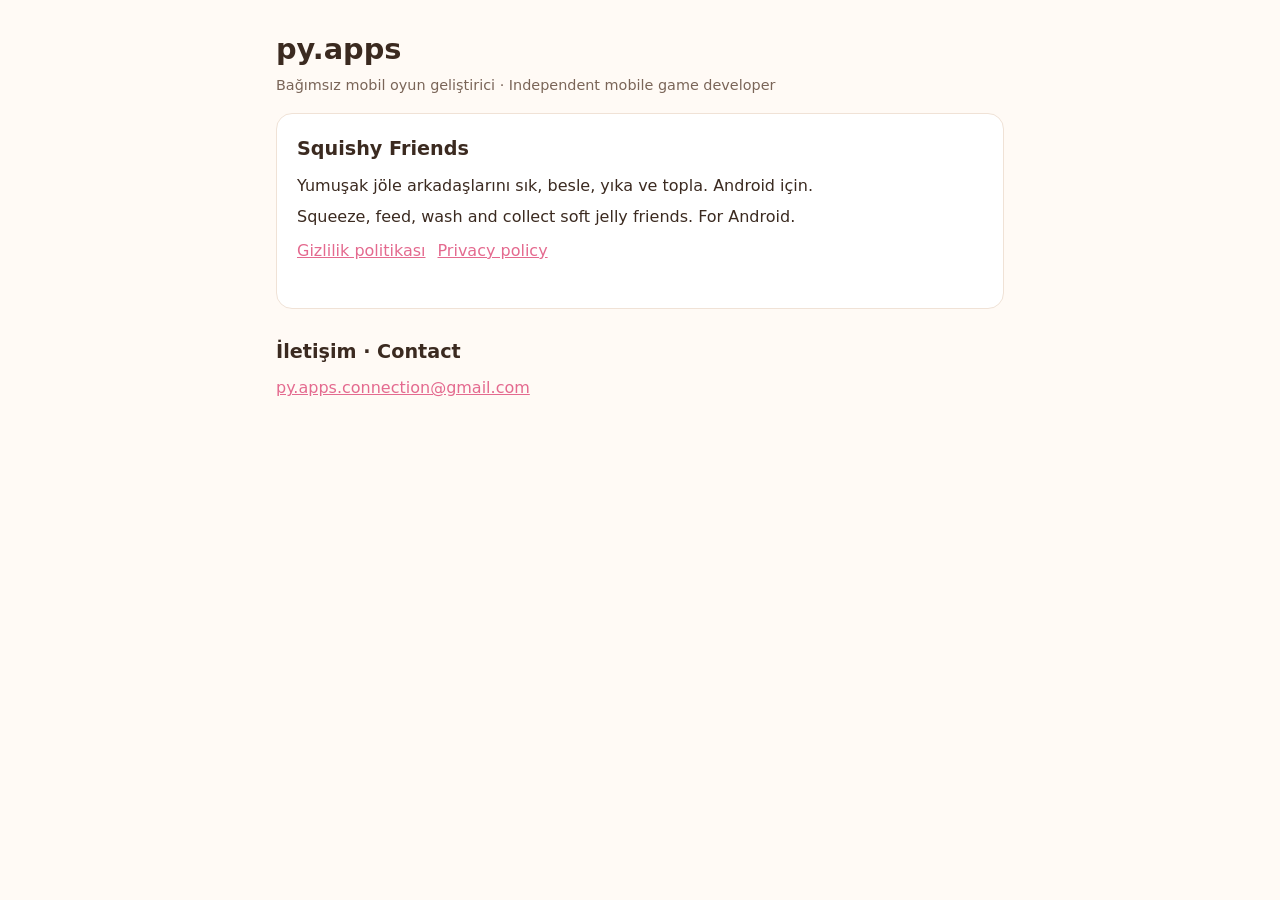
<file: index.html>
<!doctype html>
<html lang="tr">
<head>
<meta charset="utf-8">
<meta name="viewport" content="width=device-width, initial-scale=1">
<title>py.apps</title>
<link rel="stylesheet" href="style.css">
</head>
<body>
<main>
  <h1>py.apps</h1>
  <p class="muted">Bağımsız mobil oyun geliştirici · Independent mobile game developer</p>

  <div class="card">
    <h2 style="margin-top:0">Squishy Friends</h2>
    <p>Yumuşak jöle arkadaşlarını sık, besle, yıka ve topla. Android için.</p>
    <p>Squeeze, feed, wash and collect soft jelly friends. For Android.</p>
    <nav>
      <a href="squishy-friends/privacy.html">Gizlilik politikası</a>
      <a href="squishy-friends/privacy.html#en">Privacy policy</a>
    </nav>
  </div>

  <h2>İletişim · Contact</h2>
  <p><a href="mailto:py.apps.connection@gmail.com">py.apps.connection@gmail.com</a></p>
</main>
</body>
</html>
</file>
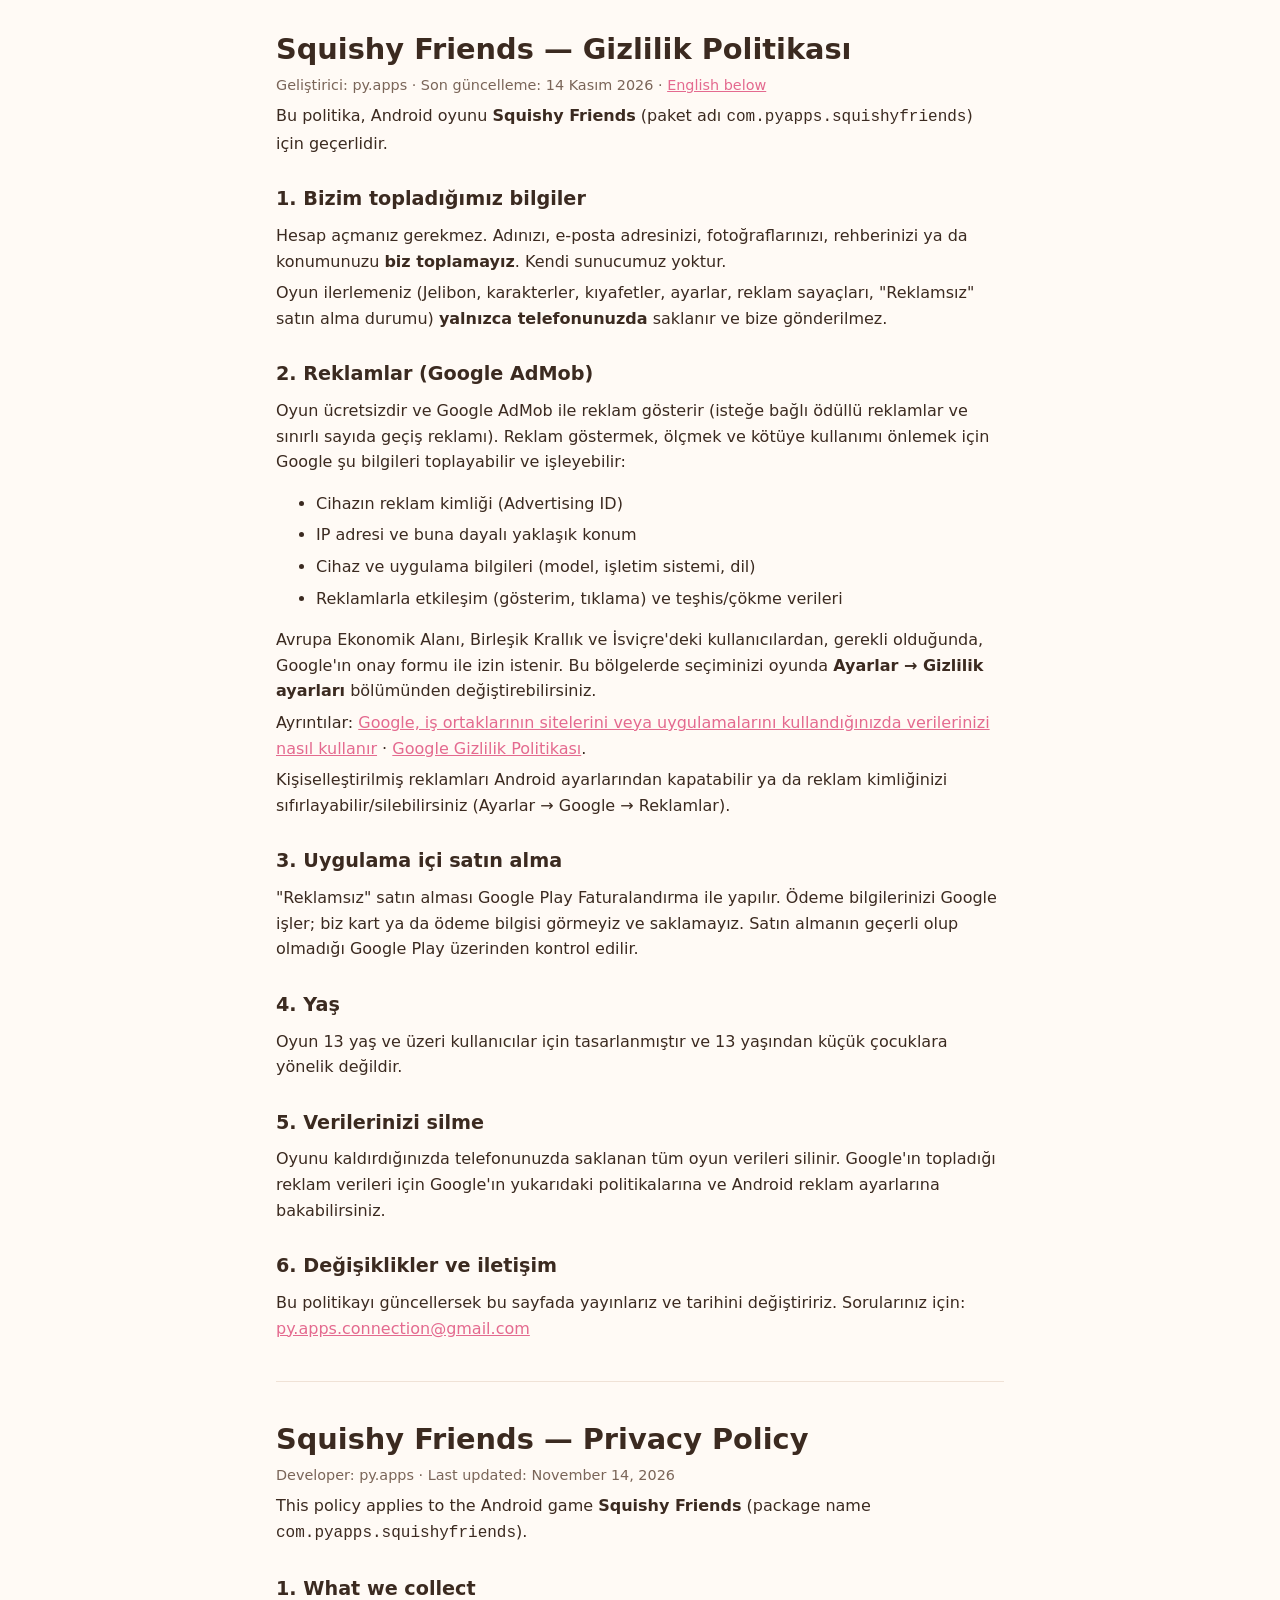
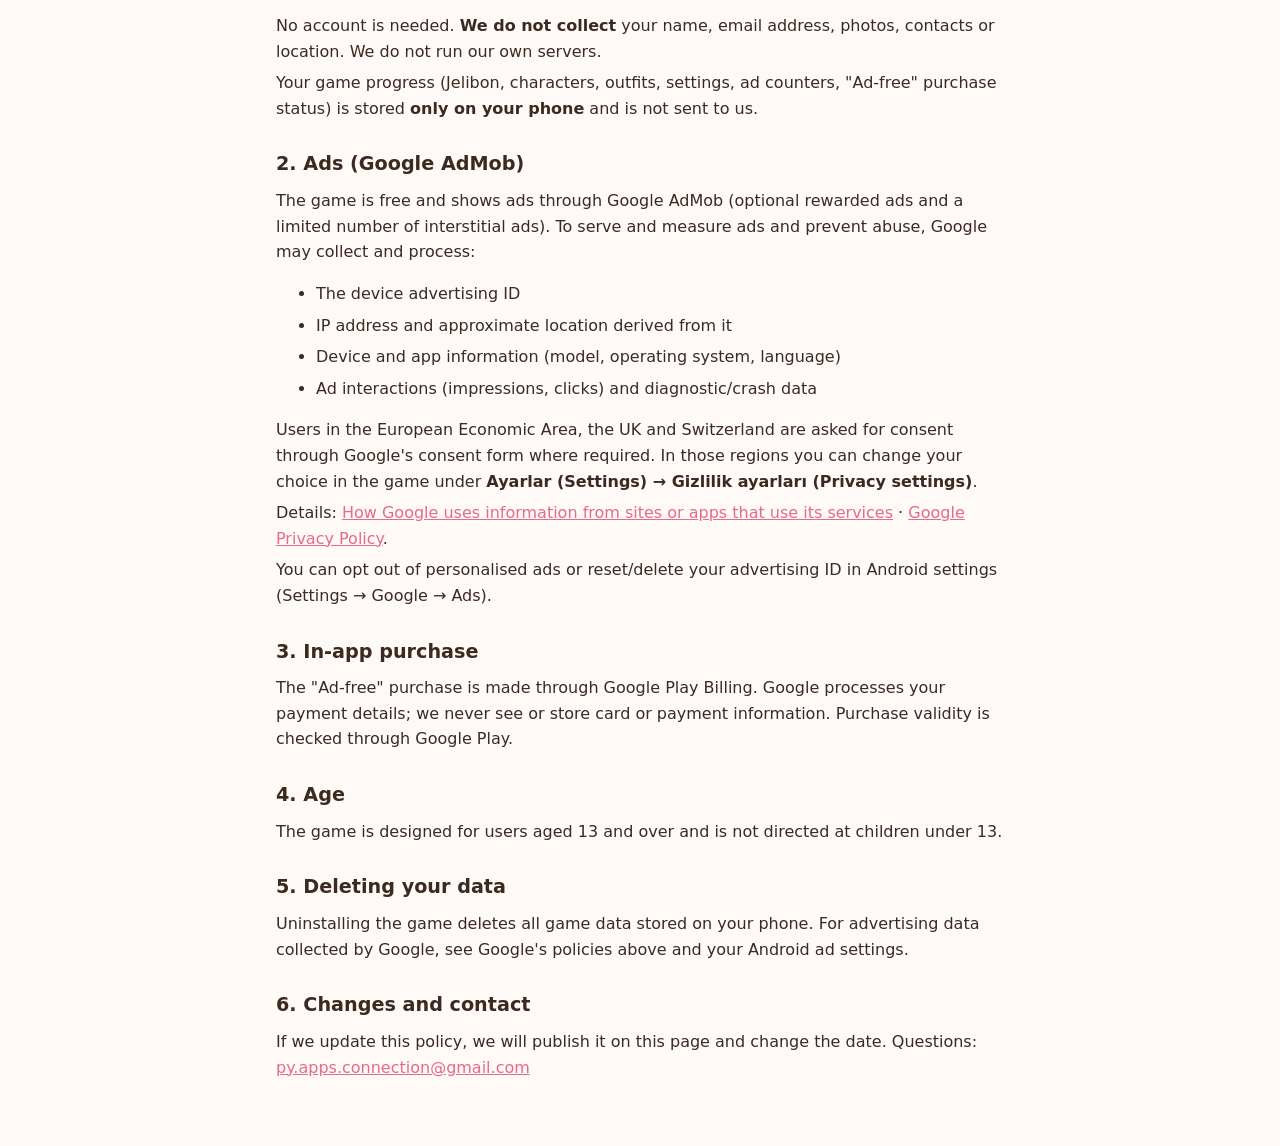
<file: squishy-friends/privacy.html>
<!doctype html>
<html lang="tr">
<head>
<meta charset="utf-8">
<meta name="viewport" content="width=device-width, initial-scale=1">
<title>Squishy Friends Gizlilik</title>
<link rel="stylesheet" href="../style.css">
</head>
<body>
<main>
  <h1>Squishy Friends — Gizlilik Politikası</h1>
  <p class="muted">Geliştirici: py.apps · Son güncelleme: 14 Kasım 2026 · <a href="#en">English below</a></p>

  <p>Bu politika, Android oyunu <strong>Squishy Friends</strong> (paket adı <code>com.pyapps.squishyfriends</code>) için geçerlidir.</p>

  <h2>1. Bizim topladığımız bilgiler</h2>
  <p>Hesap açmanız gerekmez. Adınızı, e-posta adresinizi, fotoğraflarınızı, rehberinizi ya da konumunuzu <strong>biz toplamayız</strong>. Kendi sunucumuz yoktur.</p>
  <p>Oyun ilerlemeniz (Jelibon, karakterler, kıyafetler, ayarlar, reklam sayaçları, "Reklamsız" satın alma durumu) <strong>yalnızca telefonunuzda</strong> saklanır ve bize gönderilmez.</p>

  <h2>2. Reklamlar (Google AdMob)</h2>
  <p>Oyun ücretsizdir ve Google AdMob ile reklam gösterir (isteğe bağlı ödüllü reklamlar ve sınırlı sayıda geçiş reklamı). Reklam göstermek, ölçmek ve kötüye kullanımı önlemek için Google şu bilgileri toplayabilir ve işleyebilir:</p>
  <ul>
    <li>Cihazın reklam kimliği (Advertising ID)</li>
    <li>IP adresi ve buna dayalı yaklaşık konum</li>
    <li>Cihaz ve uygulama bilgileri (model, işletim sistemi, dil)</li>
    <li>Reklamlarla etkileşim (gösterim, tıklama) ve teşhis/çökme verileri</li>
  </ul>
  <p>Avrupa Ekonomik Alanı, Birleşik Krallık ve İsviçre'deki kullanıcılardan, gerekli olduğunda, Google'ın onay formu ile izin istenir. Bu bölgelerde seçiminizi oyunda <strong>Ayarlar → Gizlilik ayarları</strong> bölümünden değiştirebilirsiniz.</p>
  <p>Ayrıntılar: <a href="https://policies.google.com/technologies/partner-sites">Google, iş ortaklarının sitelerini veya uygulamalarını kullandığınızda verilerinizi nasıl kullanır</a> · <a href="https://policies.google.com/privacy">Google Gizlilik Politikası</a>.</p>
  <p>Kişiselleştirilmiş reklamları Android ayarlarından kapatabilir ya da reklam kimliğinizi sıfırlayabilir/silebilirsiniz (Ayarlar → Google → Reklamlar).</p>

  <h2>3. Uygulama içi satın alma</h2>
  <p>"Reklamsız" satın alması Google Play Faturalandırma ile yapılır. Ödeme bilgilerinizi Google işler; biz kart ya da ödeme bilgisi görmeyiz ve saklamayız. Satın almanın geçerli olup olmadığı Google Play üzerinden kontrol edilir.</p>

  <h2>4. Yaş</h2>
  <p>Oyun 13 yaş ve üzeri kullanıcılar için tasarlanmıştır ve 13 yaşından küçük çocuklara yönelik değildir.</p>

  <h2>5. Verilerinizi silme</h2>
  <p>Oyunu kaldırdığınızda telefonunuzda saklanan tüm oyun verileri silinir. Google'ın topladığı reklam verileri için Google'ın yukarıdaki politikalarına ve Android reklam ayarlarına bakabilirsiniz.</p>

  <h2>6. Değişiklikler ve iletişim</h2>
  <p>Bu politikayı güncellersek bu sayfada yayınlarız ve tarihini değiştiririz. Sorularınız için: <a href="mailto:py.apps.connection@gmail.com">py.apps.connection@gmail.com</a></p>

  <hr id="en">

  <h1>Squishy Friends — Privacy Policy</h1>
  <p class="muted">Developer: py.apps · Last updated: November 14, 2026</p>

  <p>This policy applies to the Android game <strong>Squishy Friends</strong> (package name <code>com.pyapps.squishyfriends</code>).</p>

  <h2>1. What we collect</h2>
  <p>No account is needed. <strong>We do not collect</strong> your name, email address, photos, contacts or location. We do not run our own servers.</p>
  <p>Your game progress (Jelibon, characters, outfits, settings, ad counters, "Ad-free" purchase status) is stored <strong>only on your phone</strong> and is not sent to us.</p>

  <h2>2. Ads (Google AdMob)</h2>
  <p>The game is free and shows ads through Google AdMob (optional rewarded ads and a limited number of interstitial ads). To serve and measure ads and prevent abuse, Google may collect and process:</p>
  <ul>
    <li>The device advertising ID</li>
    <li>IP address and approximate location derived from it</li>
    <li>Device and app information (model, operating system, language)</li>
    <li>Ad interactions (impressions, clicks) and diagnostic/crash data</li>
  </ul>
  <p>Users in the European Economic Area, the UK and Switzerland are asked for consent through Google's consent form where required. In those regions you can change your choice in the game under <strong>Ayarlar (Settings) → Gizlilik ayarları (Privacy settings)</strong>.</p>
  <p>Details: <a href="https://policies.google.com/technologies/partner-sites">How Google uses information from sites or apps that use its services</a> · <a href="https://policies.google.com/privacy">Google Privacy Policy</a>.</p>
  <p>You can opt out of personalised ads or reset/delete your advertising ID in Android settings (Settings → Google → Ads).</p>

  <h2>3. In-app purchase</h2>
  <p>The "Ad-free" purchase is made through Google Play Billing. Google processes your payment details; we never see or store card or payment information. Purchase validity is checked through Google Play.</p>

  <h2>4. Age</h2>
  <p>The game is designed for users aged 13 and over and is not directed at children under 13.</p>

  <h2>5. Deleting your data</h2>
  <p>Uninstalling the game deletes all game data stored on your phone. For advertising data collected by Google, see Google's policies above and your Android ad settings.</p>

  <h2>6. Changes and contact</h2>
  <p>If we update this policy, we will publish it on this page and change the date. Questions: <a href="mailto:py.apps.connection@gmail.com">py.apps.connection@gmail.com</a></p>
</main>
</body>
</html>
</file>
<file: style.css>
:root{--bg:#fffaf5;--fg:#3b2a20;--muted:#7a6558;--card:#ffffff;--line:#f0e2d6;--accent:#e46a8f}
@media (prefers-color-scheme:dark){:root{--bg:#1d1714;--fg:#f5ebe4;--muted:#bba89b;--card:#28201c;--line:#3a2e28;--accent:#ff8fb1}}
*{box-sizing:border-box}
body{margin:0;background:var(--bg);color:var(--fg);font:16px/1.6 system-ui,-apple-system,"Segoe UI",Roboto,sans-serif}
main{max-width:760px;margin:0 auto;padding:32px 16px 64px}
h1{font-size:1.8rem;line-height:1.25;margin:0 0 4px}
h2{font-size:1.2rem;margin:28px 0 8px}
p,li{margin:6px 0}
.muted{color:var(--muted);font-size:.9rem}
.card{background:var(--card);border:1px solid var(--line);border-radius:16px;padding:20px;margin:16px 0}
a{color:var(--accent)}
nav{display:flex;gap:12px;flex-wrap:wrap;margin:8px 0 24px}
hr{border:0;border-top:1px solid var(--line);margin:40px 0}
</file>
